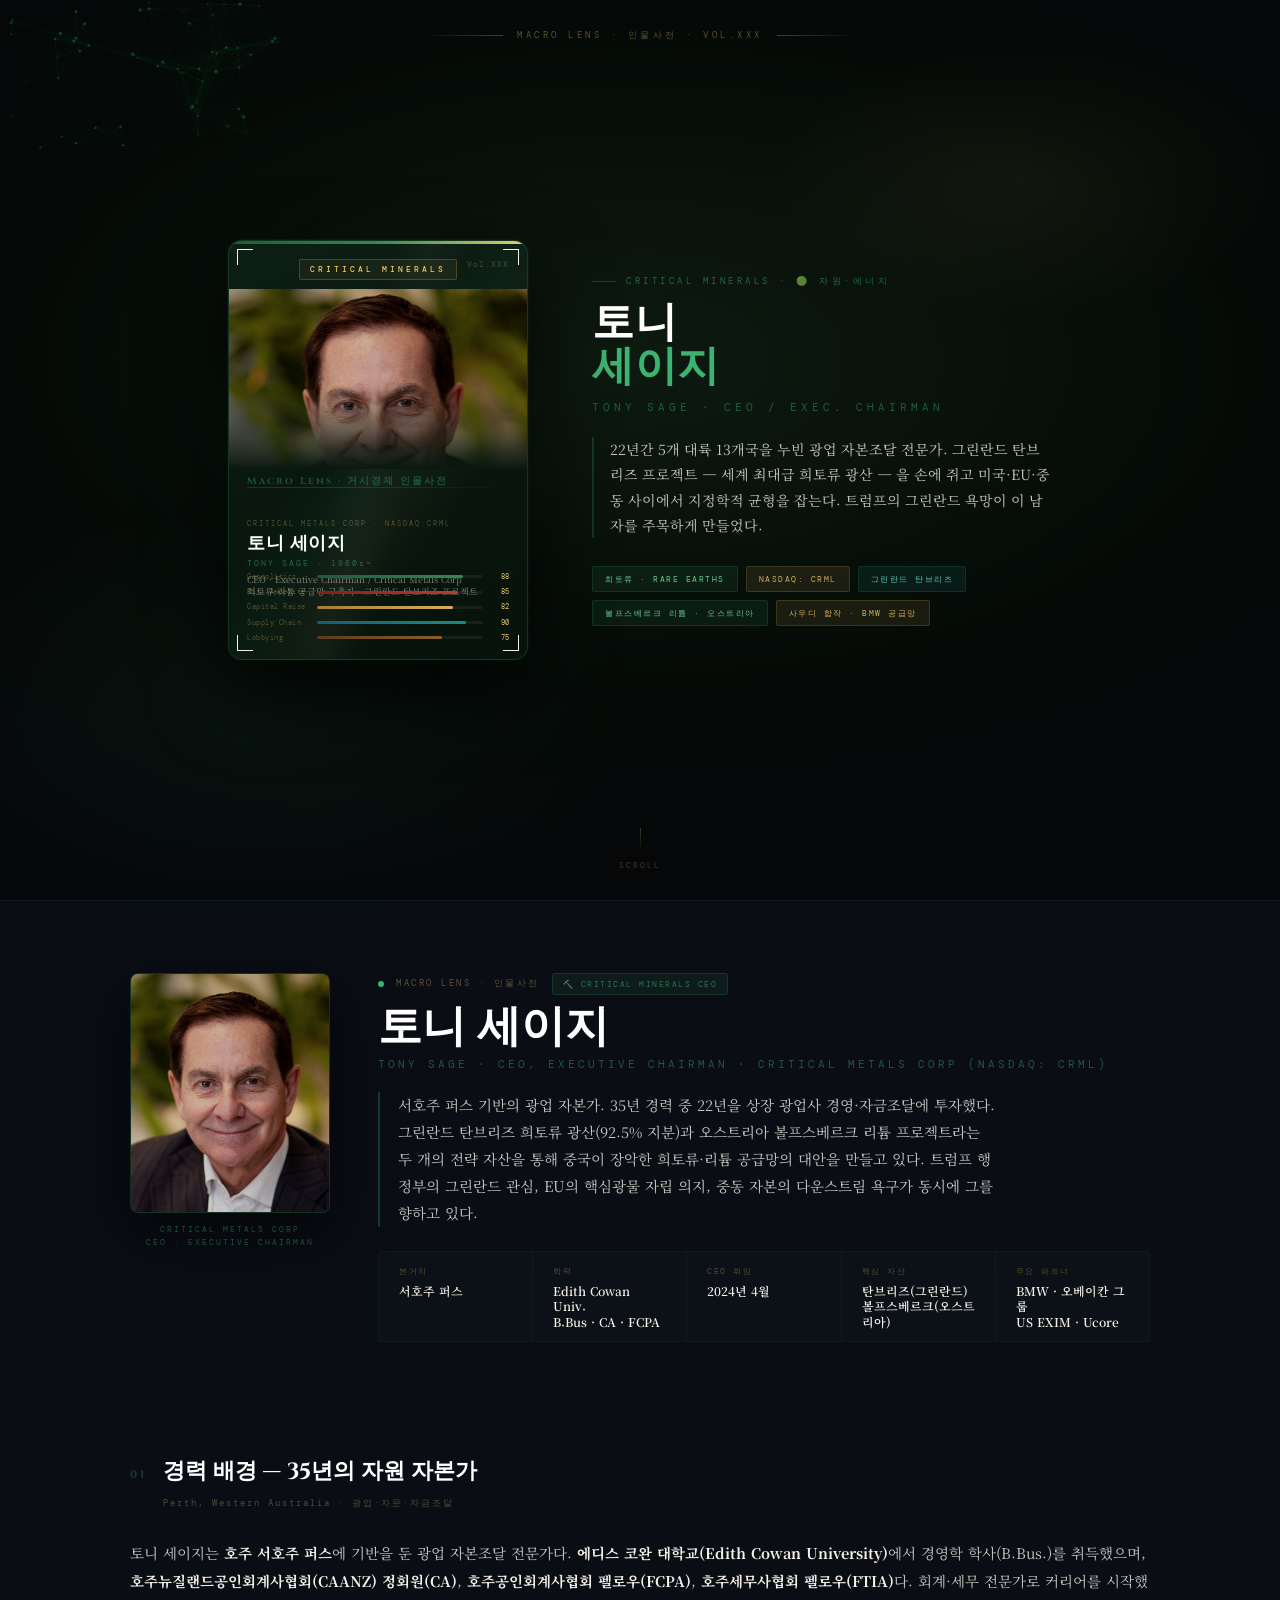
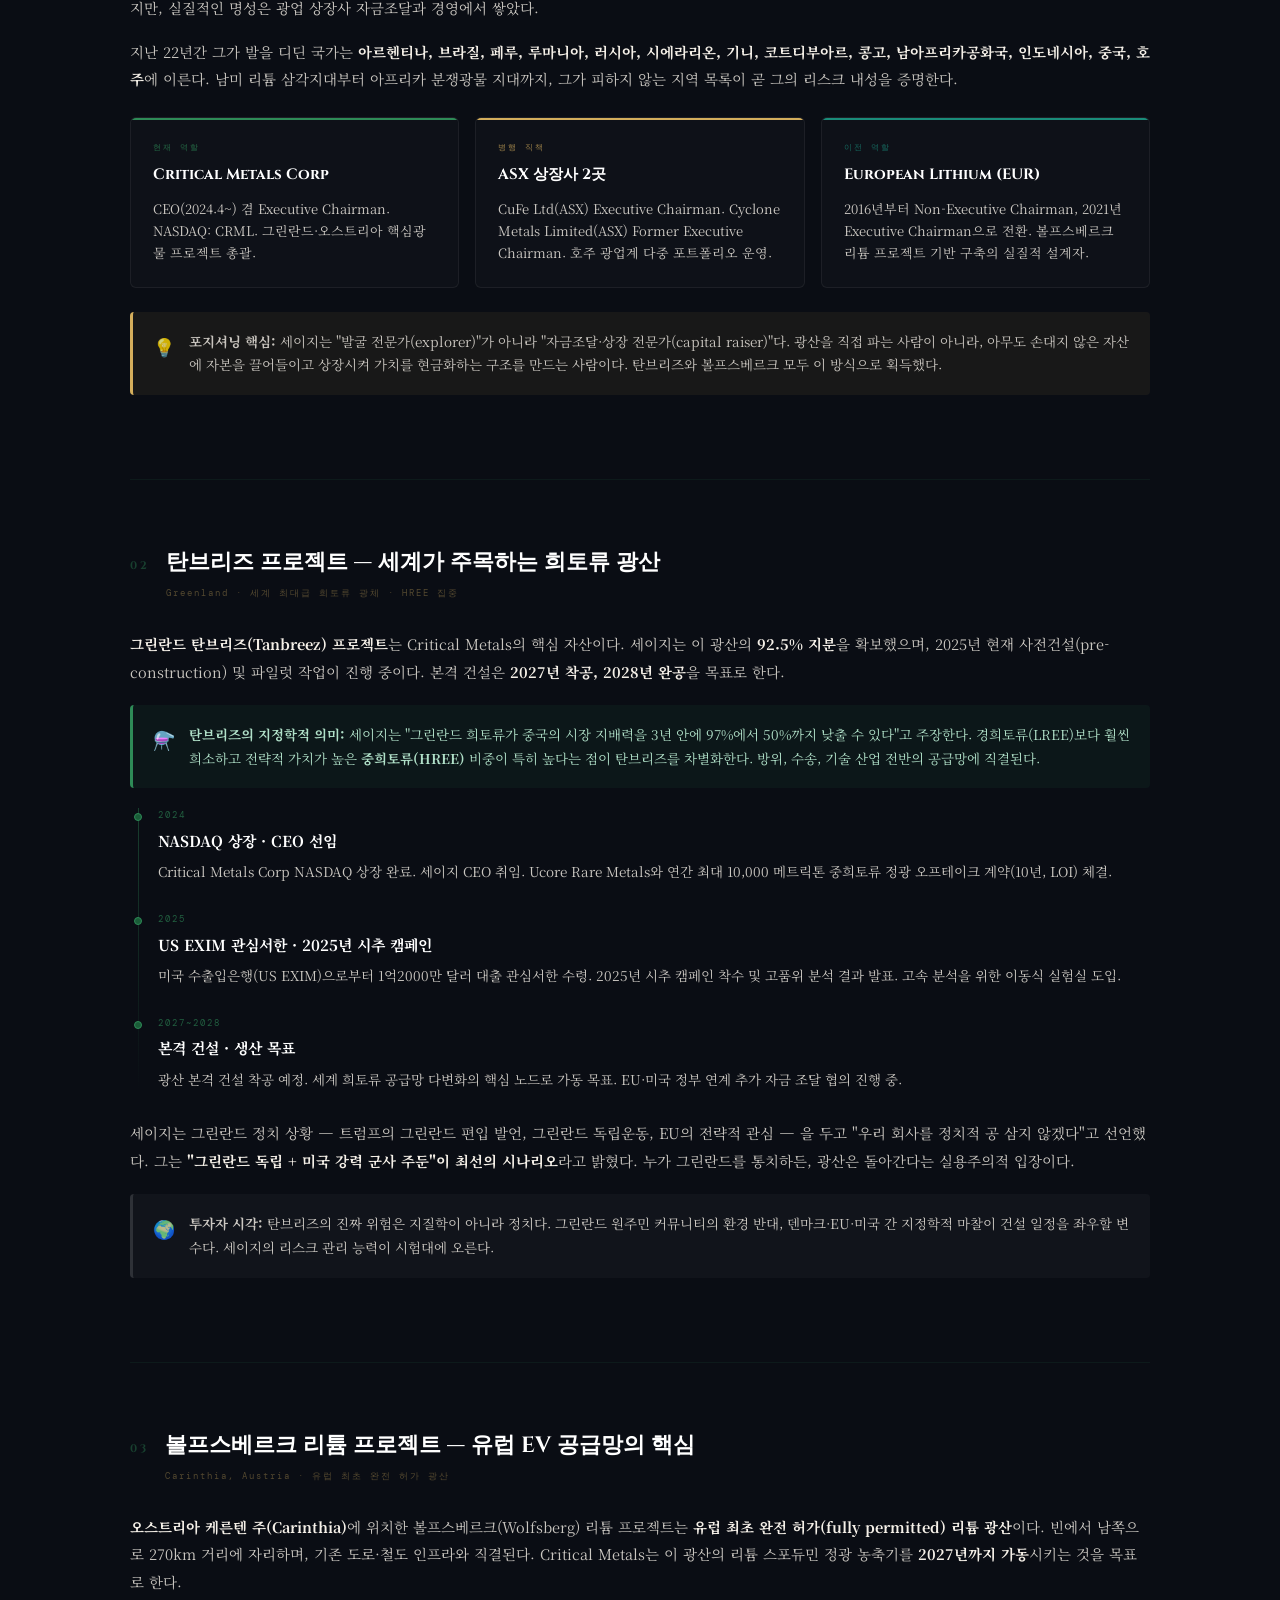
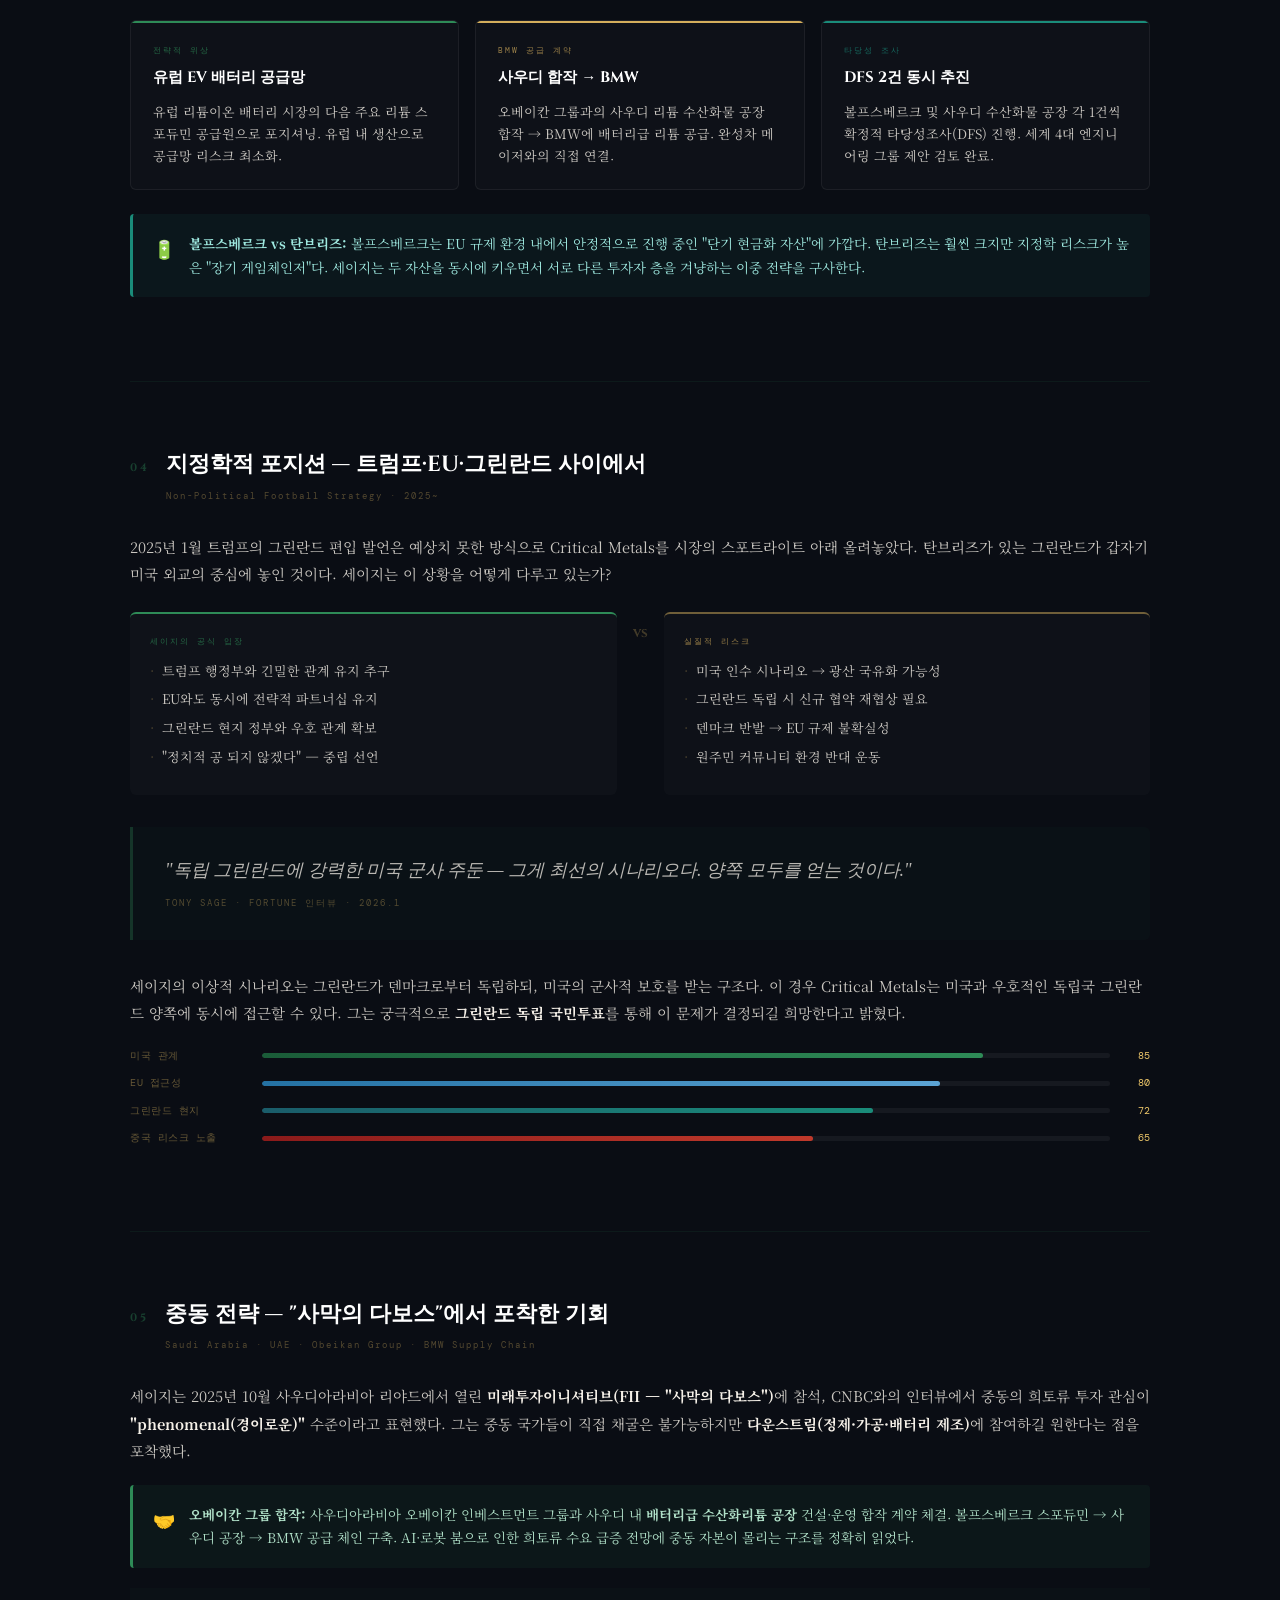
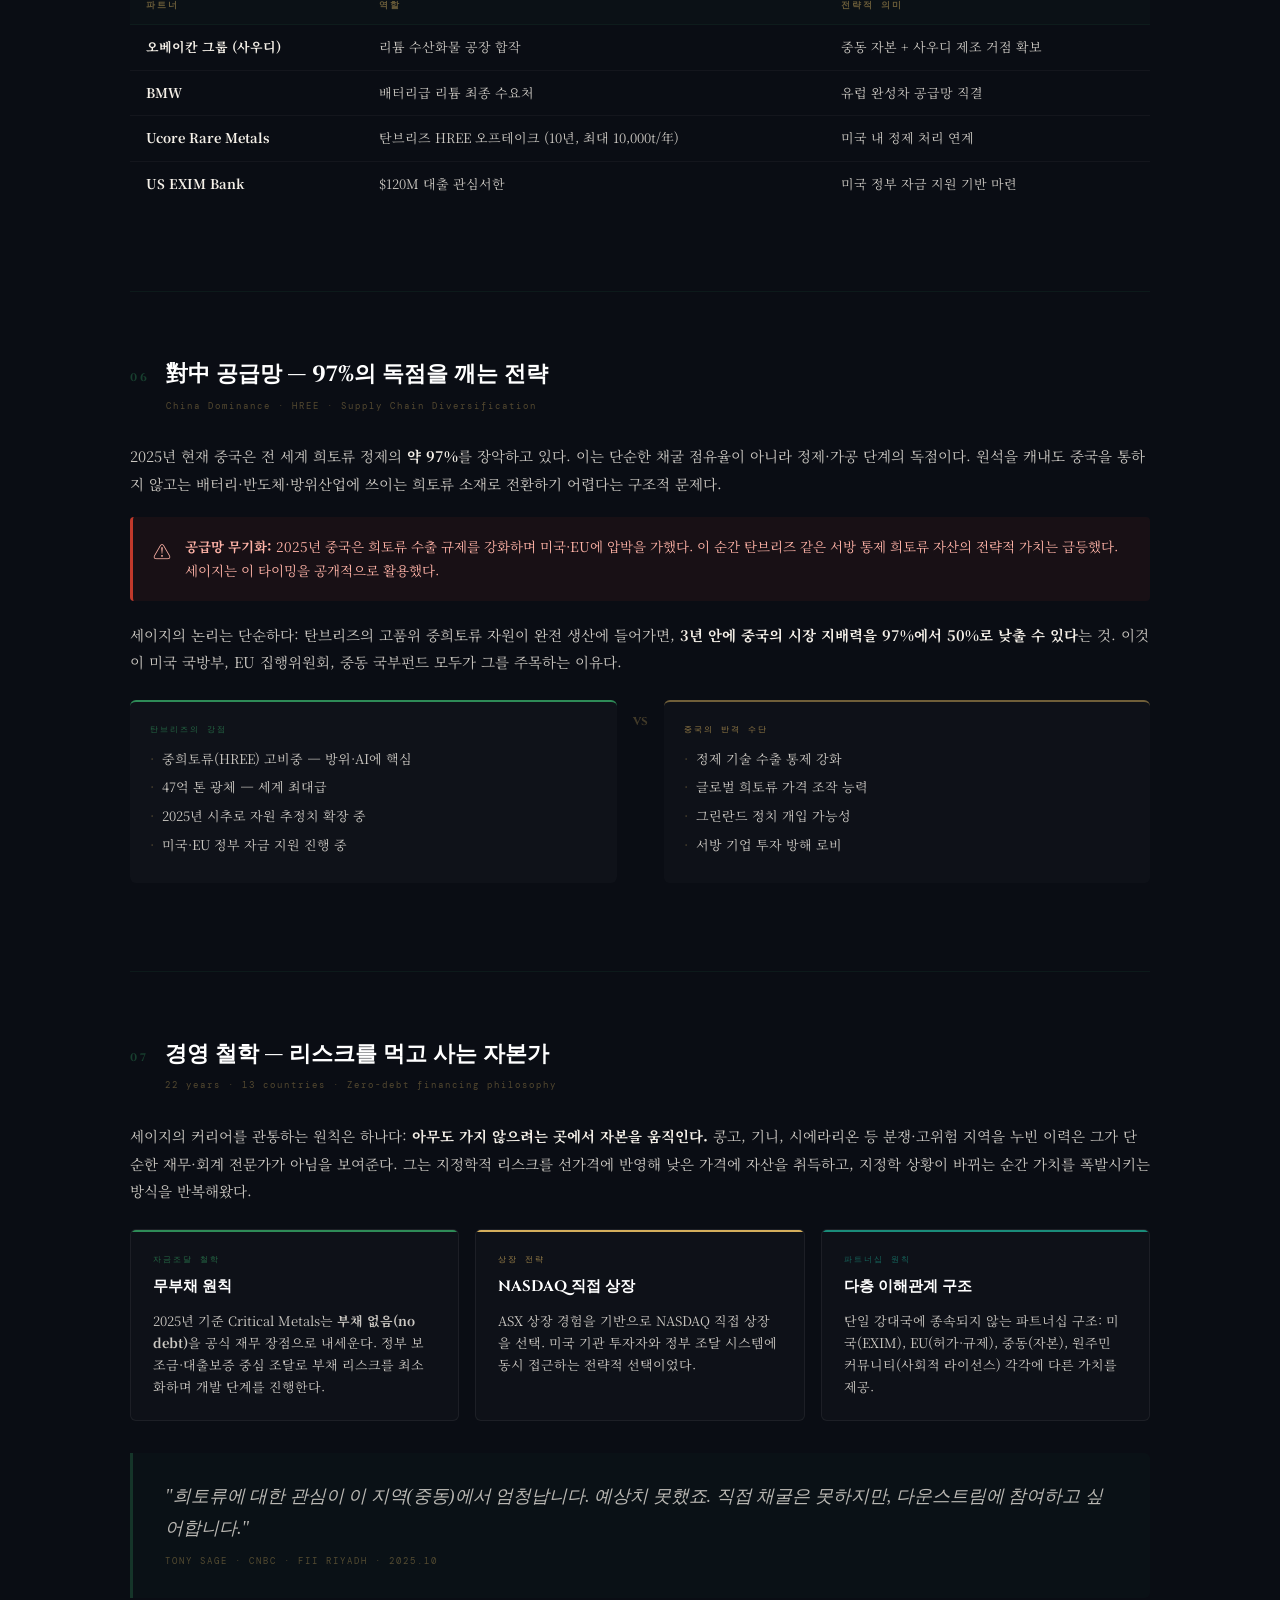
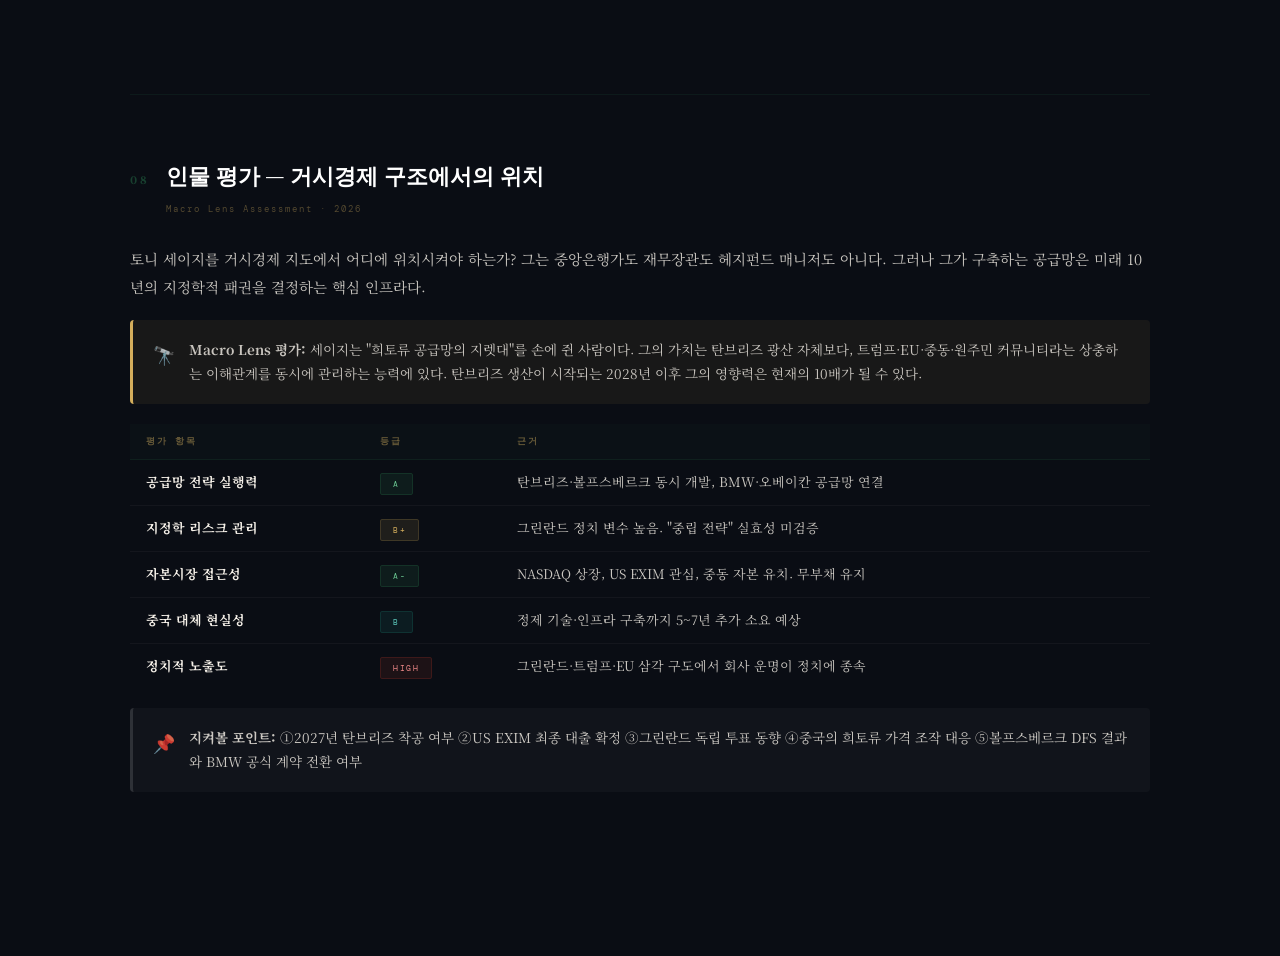
<file: tony_sage_vXXX.html>
<!DOCTYPE html>
<html lang="ko">
<head>
<meta charset="UTF-8">
<meta name="viewport" content="width=device-width,initial-scale=1.0">
<title>Macro Lens · 인물사전 · Vol.XXX · Tony Sage</title>
<link rel="preconnect" href="https://fonts.googleapis.com">
<link href="https://fonts.googleapis.com/css2?family=Cinzel:wght@400;600;700;900&family=DM+Mono:wght@300;400;500&family=Noto+Serif+KR:wght@400;600;700&family=IM+Fell+English:ital@0;1&display=swap" rel="stylesheet">
<style>
:root {
  --gold:   #D4AE5C;
  --goldl:  #F0C96A;
  --goldb:  #FFD968;
  --green:  #2E8B57;
  --greenl: #3CB371;
  --greend: #1A5C38;
  --silver: #A8C0D0;
  --ink:    #05070A;
  --ink2:   #0A0D14;
  --ink3:   #0F1420;
  --line:   rgba(196,163,90,.15);
  --text:   #F5F0E8;
  --textd:  rgba(245,240,232,.82);
  --textm:  rgba(245,240,232,.55);
  --red:    #C0392B;
  --blue:   #2471A3;
  --teal:   #1A8C7A;
}
*,*::before,*::after{box-sizing:border-box;margin:0;padding:0;}
html{scroll-behavior:smooth;}
body{
  background:var(--ink);
  color:var(--text);
  font-family:'Noto Serif KR',serif;
  line-height:1.75;
  overflow-x:hidden;
}

/* ══ HERO ══════════════════════════════════════════════════ */
#hero{
  position:relative;min-height:100vh;
  display:flex;align-items:center;justify-content:center;
  background:radial-gradient(ellipse 80% 60% at 50% 40%, #0D1A10 0%, #050A07 60%, var(--ink) 100%);
  overflow:hidden;
}
#hero::before{
  content:'';position:absolute;inset:0;
  background:
    radial-gradient(ellipse 50% 40% at 20% 80%, rgba(46,139,87,.08) 0%, transparent 60%),
    radial-gradient(ellipse 40% 30% at 80% 20%, rgba(212,174,92,.06) 0%, transparent 50%);
}
canvas#particles{position:absolute;inset:0;pointer-events:none;}

.hero-brand{
  position:absolute;top:28px;left:0;right:0;
  display:flex;align-items:center;justify-content:center;gap:14px;
}
.hb-line{height:1px;width:80px;background:linear-gradient(to right,transparent,rgba(196,163,90,.35));}
.hb-line.r{background:linear-gradient(to left,transparent,rgba(196,163,90,.35));}
.hb-text{font-family:'DM Mono',monospace;font-size:9px;letter-spacing:3.5px;color:rgba(196,163,90,.45);text-transform:uppercase;}

/* 3D card stage */
.card-stage{
  perspective:1200px;
  width:300px;height:420px;
  position:relative;
  margin-right:64px;
}
.card-glow{
  position:absolute;inset:-40px;
  background:radial-gradient(ellipse, rgba(46,139,87,.22) 0%, transparent 70%);
  pointer-events:none;
  animation:glow-pulse 4s ease-in-out infinite;
}
@keyframes glow-pulse{0%,100%{opacity:.6;transform:scale(1);}50%{opacity:1;transform:scale(1.08);}}
.card-3d{
  width:100%;height:100%;
  transform-style:preserve-3d;
  transition:transform .8s cubic-bezier(.22,.82,.32,1);
  cursor:pointer;
  position:relative;
}
.card-3d:hover{transform:rotateY(180deg);}

.card-front,.card-back{
  position:absolute;inset:0;
  backface-visibility:hidden;
  border-radius:14px;
  overflow:hidden;
}

/* ── FRONT ── */
.card-front{
  background:linear-gradient(155deg, #0D1F14 0%, #0A1810 40%, #06120A 100%);
  border:1px solid rgba(46,139,87,.25);
  box-shadow:0 30px 80px rgba(0,0,0,.8), 0 0 0 1px rgba(46,139,87,.1), inset 0 1px 0 rgba(255,255,255,.04);
}
.holo{
  position:absolute;inset:0;
  background:linear-gradient(125deg,transparent 40%,rgba(46,139,87,.06) 50%,rgba(212,174,92,.04) 60%,transparent 70%);
  animation:holo-shift 6s linear infinite;pointer-events:none;
}
@keyframes holo-shift{0%{background-position:0% 50%;}100%{background-position:200% 50%;}}
.shimmer{
  position:absolute;inset:0;
  background:linear-gradient(105deg,transparent 40%,rgba(255,255,255,.03) 50%,transparent 60%);
  animation:shimmer 3s ease-in-out infinite;pointer-events:none;
}
@keyframes shimmer{0%,100%{transform:translateX(-100%);}50%{transform:translateX(100%);}}
.rarity-bar{
  position:absolute;top:0;left:0;right:0;height:3px;
  background:linear-gradient(90deg,var(--greend),var(--green),var(--goldl),var(--green),var(--greend));
  background-size:200%;
  animation:rarity-flow 4s linear infinite;
}
@keyframes rarity-flow{0%{background-position:0%;}100%{background-position:200%;}}
.corner{position:absolute;width:16px;height:16px;border-color:rgba(46,139,87,.5);}
.corner.tl{top:8px;left:8px;border-top:1px solid;border-left:1px solid;}
.corner.tr{top:8px;right:8px;border-top:1px solid;border-right:1px solid;}
.corner.bl{bottom:8px;left:8px;border-bottom:1px solid;border-left:1px solid;}
.corner.br{bottom:8px;right:8px;border-bottom:1px solid;border-right:1px solid;}

.c-badge{
  position:absolute;top:18px;left:50%;transform:translateX(-50%);
  font-family:'DM Mono',monospace;font-size:7.5px;letter-spacing:3px;font-weight:500;
  color:var(--goldl);text-transform:uppercase;
  border:1px solid rgba(212,174,92,.25);border-radius:2px;padding:3px 10px;
  background:rgba(212,174,92,.06);white-space:nowrap;
}
.c-series{
  position:absolute;top:16px;right:18px;
  font-family:'DM Mono',monospace;font-size:8px;color:rgba(196,163,90,.35);letter-spacing:1px;
}
.c-portrait{
  position:absolute;top:48px;left:0;right:0;height:180px;
  overflow:hidden;
}
.p-grid{
  position:absolute;inset:0;
  background:repeating-linear-gradient(0deg,transparent,transparent 19px,rgba(46,139,87,.04) 19px,rgba(46,139,87,.04) 20px),
             repeating-linear-gradient(90deg,transparent,transparent 19px,rgba(46,139,87,.04) 19px,rgba(46,139,87,.04) 20px);
}
.p-glow{
  position:absolute;bottom:0;left:0;right:0;height:80px;
  background:linear-gradient(to top,#0A1810,transparent);z-index:2;
}
.p-photo-wrap{
  position:absolute;inset:0;display:flex;align-items:center;justify-content:center;overflow:hidden;
}
.p-photo-wrap img{width:100%;height:100%;object-fit:cover;object-position:center 10%;
  filter:grayscale(20%) contrast(1.08) brightness(.78);}
.p-art{
  font-size:72px;line-height:1;
  filter:drop-shadow(0 0 20px rgba(46,139,87,.4));
  animation:art-float 4s ease-in-out infinite;
}
@keyframes art-float{0%,100%{transform:translateY(0);}50%{transform:translateY(-8px);}}

.c-num{
  position:absolute;top:232px;left:18px;
  font-family:'Cinzel',serif;font-size:10px;font-weight:700;
  color:rgba(46,139,87,.5);letter-spacing:2px;
}
.c-divider{position:absolute;top:246px;left:18px;right:18px;height:1px;background:linear-gradient(to right,rgba(46,139,87,.3),rgba(212,174,92,.15),transparent);}
.c-info{
  position:absolute;bottom:60px;left:18px;right:18px;
}
.c-vol{font-family:'DM Mono',monospace;font-size:7px;letter-spacing:2px;color:rgba(196,163,90,.4);text-transform:uppercase;margin-bottom:4px;}
.c-name{font-family:'Cinzel',serif;font-size:18px;font-weight:900;color:#FFF;letter-spacing:.5px;line-height:1.1;margin-bottom:2px;}
.c-name-en{font-family:'DM Mono',monospace;font-size:8px;color:rgba(46,139,87,.7);letter-spacing:2px;}
.c-role{font-size:9px;color:rgba(245,240,232,.5);margin-top:4px;line-height:1.4;}

/* stats */
.c-stats{position:absolute;bottom:12px;left:18px;right:18px;}
.stat-row{display:flex;align-items:center;gap:6px;margin-bottom:3px;}
.stat-lbl{font-family:'DM Mono',monospace;font-size:7px;color:rgba(196,163,90,.4);width:64px;flex-shrink:0;letter-spacing:.5px;}
.stat-track{flex:1;height:3px;background:rgba(255,255,255,.06);border-radius:2px;overflow:hidden;}
.stat-fill{height:100%;border-radius:2px;background:linear-gradient(90deg,var(--greend),var(--greenl));}
.sf-geo{background:linear-gradient(90deg,#1A5C38,#2E8B57);}
.sf-risk{background:linear-gradient(90deg,#8B1A1A,#C0392B);}
.sf-capital{background:linear-gradient(90deg,#A87D34,var(--gold));}
.sf-geo2{background:linear-gradient(90deg,#1A5C6A,#1A8C7A);}
.sf-lobby{background:linear-gradient(90deg,#5C3A1A,#8B5E2A);}
.stat-num{font-family:'DM Mono',monospace;font-size:7px;color:var(--goldl);width:20px;text-align:right;}

/* ── BACK ── */
.card-back{
  transform:rotateY(180deg);
  background:linear-gradient(155deg,#0A1810 0%,#060D08 100%);
  border:1px solid rgba(46,139,87,.2);
  display:flex;flex-direction:column;align-items:center;justify-content:center;
  padding:24px;gap:16px;
}
.cb-logo{font-family:'Cinzel',serif;font-size:22px;font-weight:900;color:var(--goldl);letter-spacing:3px;}
.cb-sub{font-family:'DM Mono',monospace;font-size:8px;letter-spacing:3px;color:rgba(196,163,90,.4);text-transform:uppercase;}
.cb-divider{width:60px;height:1px;background:linear-gradient(to right,transparent,rgba(196,163,90,.3),transparent);}
.cb-quote{
  font-family:'IM Fell English',serif;font-style:italic;font-size:11.5px;
  color:rgba(245,240,232,.6);text-align:center;line-height:1.7;max-width:220px;
}
.cb-qmark{font-size:24px;color:rgba(46,139,87,.3);font-family:'Cinzel',serif;}
.cb-meta{text-align:center;}
.cb-vol{font-family:'DM Mono',monospace;font-size:9px;color:rgba(46,139,87,.6);letter-spacing:2px;}
.cb-name{font-family:'Cinzel',serif;font-size:14px;font-weight:700;color:rgba(245,240,232,.7);margin-top:4px;}
.cb-qr{
  width:52px;height:52px;border:1px solid rgba(46,139,87,.25);border-radius:4px;
  display:flex;align-items:center;justify-content:center;
  font-size:28px;background:rgba(46,139,87,.05);
}

/* ── HERO TEXT ── */
.hero-text{max-width:460px;}
.ht-eyebrow{
  font-family:'DM Mono',monospace;font-size:9px;letter-spacing:3.5px;
  color:rgba(46,139,87,.7);text-transform:uppercase;margin-bottom:12px;
  display:flex;align-items:center;gap:10px;
}
.ht-eyebrow::before{content:'';width:24px;height:1px;background:rgba(46,139,87,.4);}
.ht-title{
  font-family:'Cinzel',serif;font-size:42px;font-weight:900;
  color:#FFF;line-height:1.05;letter-spacing:.5px;margin-bottom:8px;
}
.ht-title em{color:var(--greenl);font-style:normal;}
.ht-en{
  font-family:'DM Mono',monospace;font-size:11px;letter-spacing:4px;
  color:rgba(46,139,87,.6);text-transform:uppercase;margin-bottom:20px;
}
.ht-desc{
  font-size:14px;color:var(--textd);line-height:1.8;margin-bottom:28px;
  border-left:2px solid rgba(46,139,87,.3);padding-left:16px;
}
.ht-tags{display:flex;flex-wrap:wrap;gap:8px;}
.tag{
  font-family:'DM Mono',monospace;font-size:8px;letter-spacing:1.5px;
  padding:5px 12px;border-radius:2px;text-transform:uppercase;
}
.tag-green{background:rgba(46,139,87,.12);color:#6BC892;border:1px solid rgba(46,139,87,.2);}
.tag-gold{background:rgba(212,174,92,.1);color:#D4AE5C;border:1px solid rgba(212,174,92,.18);}
.tag-red{background:rgba(192,57,43,.1);color:#E88;border:1px solid rgba(192,57,43,.2);}
.tag-teal{background:rgba(26,140,122,.12);color:#5BC8BB;border:1px solid rgba(26,140,122,.2);}

.scroll-hint{
  position:absolute;bottom:28px;left:50%;transform:translateX(-50%);
  display:flex;flex-direction:column;align-items:center;gap:6px;
  font-family:'DM Mono',monospace;font-size:8px;letter-spacing:2px;
  color:rgba(196,163,90,.3);text-transform:uppercase;
  animation:scroll-fade 2s ease-in-out infinite;
}
@keyframes scroll-fade{0%,100%{opacity:.3;}50%{opacity:.7;}}
.scroll-arrow{width:1px;height:24px;background:linear-gradient(to bottom,rgba(196,163,90,.3),transparent);}

@media(max-width:860px){
  #hero{flex-direction:column;gap:48px;padding:90px 24px 60px;}
  .card-stage{margin-right:0;}
  .ht-title{font-size:32px;}
}

/* ══ PROFILE ════════════════════════════════════════════════ */
#profile{
  background:var(--ink2);
  border-top:1px solid rgba(46,139,87,.12);
}
.profile-header{
  max-width:1100px;margin:0 auto;
  padding:72px 40px 0;
}
.ph-inner{display:flex;gap:48px;align-items:flex-start;}
.ph-portrait{flex-shrink:0;width:200px;}
.portrait-box{
  width:200px;height:240px;border-radius:8px;overflow:hidden;
  border:1px solid rgba(46,139,87,.2);
  background:linear-gradient(145deg,#0D1F14,#0A1810);
  display:flex;align-items:center;justify-content:center;
  font-size:72px;
  box-shadow:0 20px 60px rgba(0,0,0,.6);
}
.portrait-lbl{
  margin-top:10px;
  font-family:'DM Mono',monospace;font-size:8px;letter-spacing:2px;
  color:rgba(46,139,87,.55);text-align:center;text-transform:uppercase;line-height:1.6;
}
.ph-content{flex:1;}
.brand-row{display:flex;align-items:center;gap:12px;margin-bottom:10px;}
.brand-dot{width:6px;height:6px;border-radius:50%;background:var(--greenl);}
.brand-nm{font-family:'DM Mono',monospace;font-size:9px;letter-spacing:2.5px;color:rgba(196,163,90,.45);text-transform:uppercase;}
.series-badge{
  font-family:'DM Mono',monospace;font-size:8px;letter-spacing:1.5px;
  background:rgba(46,139,87,.12);border:1px solid rgba(46,139,87,.22);
  color:rgba(46,139,87,.8);padding:3px 10px;border-radius:2px;text-transform:uppercase;
}
.ph-title{
  font-family:'Cinzel',serif;font-size:44px;font-weight:900;
  color:#FFF;line-height:1.05;margin-bottom:4px;
}
.name-en{
  display:block;
  font-family:'DM Mono',monospace;font-size:11px;letter-spacing:3px;
  color:rgba(46,139,87,.6);text-transform:uppercase;margin-bottom:18px;
}
.ph-sub{
  font-size:14.5px;color:var(--textd);line-height:1.85;
  border-left:2px solid rgba(46,139,87,.35);padding-left:18px;
  margin-bottom:24px;max-width:620px;
}
.keystats{display:flex;flex-wrap:wrap;gap:0;border:1px solid rgba(46,139,87,.12);border-radius:4px;overflow:hidden;}
.ks{
  padding:12px 20px;border-right:1px solid rgba(46,139,87,.1);
  background:rgba(46,139,87,.03);flex:1;min-width:100px;
}
.ks:last-child{border-right:none;}
.ks-lbl{font-family:'DM Mono',monospace;font-size:8px;letter-spacing:1.5px;color:rgba(196,163,90,.4);text-transform:uppercase;margin-bottom:5px;}
.ks-val{font-size:12px;color:var(--text);font-weight:600;line-height:1.3;}

/* ── NAV ── */
.profile-nav{
  position:sticky;top:0;z-index:100;
  background:rgba(10,13,20,.94);
  backdrop-filter:blur(16px);
  border-bottom:1px solid rgba(46,139,87,.1);
}
.nav-inner{
  max-width:1100px;margin:0 auto;padding:0 40px;
  display:flex;gap:0;overflow-x:auto;
}
.nav-tab{
  font-family:'DM Mono',monospace;font-size:9px;letter-spacing:2px;
  color:rgba(196,163,90,.4);text-transform:uppercase;text-decoration:none;
  padding:14px 20px;border-bottom:2px solid transparent;
  transition:.18s;white-space:nowrap;
}
.nav-tab:hover{color:rgba(196,163,90,.75);}
.nav-tab.active,.nav-tab:target{color:var(--goldl);border-bottom-color:var(--goldl);}

/* ── SECTIONS ── */
.profile-main{max-width:1100px;margin:0 auto;padding:0 40px 80px;}
.section{padding:64px 0;}
.fi{opacity:0;transform:translateY(20px);transition:opacity .6s,transform .6s;}
.fi.visible{opacity:1;transform:none;}
.section-header{display:flex;align-items:baseline;gap:16px;margin-bottom:28px;}
.sec-num{
  font-family:'Cinzel',serif;font-size:11px;font-weight:700;
  color:rgba(46,139,87,.4);letter-spacing:3px;flex-shrink:0;
}
.sec-title{
  font-family:'Cinzel',serif;font-size:22px;font-weight:700;color:#FFF;
}
.sec-title small{display:block;font-family:'DM Mono',monospace;font-size:9px;letter-spacing:2px;color:rgba(196,163,90,.4);margin-top:4px;font-weight:400;}
.prose{
  font-size:14.5px;color:var(--textd);line-height:1.9;margin-bottom:16px;
}
.prose strong{color:var(--text);}
.divider{border:none;border-top:1px solid rgba(46,139,87,.1);margin:0;}

/* alerts */
.alert{
  border-radius:4px;padding:18px 20px;margin:20px 0;
  display:flex;gap:14px;align-items:flex-start;
  font-size:13.5px;line-height:1.75;
}
.alert-icon{font-size:18px;flex-shrink:0;margin-top:1px;}
.alert.gold{background:rgba(212,174,92,.07);border-left:3px solid var(--gold);color:rgba(245,240,232,.8);}
.alert.green{background:rgba(46,139,87,.08);border-left:3px solid var(--green);color:#B0E0C8;}
.alert.dark{background:rgba(255,255,255,.03);border-left:3px solid rgba(255,255,255,.12);color:var(--textd);}
.alert.red{background:rgba(192,57,43,.08);border-left:3px solid var(--red);color:#FFB3A7;}
.alert.teal{background:rgba(26,140,122,.08);border-left:3px solid var(--teal);color:#9EE8DF;}

/* card grid */
.card-grid{display:grid;grid-template-columns:repeat(auto-fit,minmax(240px,1fr));gap:16px;margin:24px 0;}
.info-card{
  border-radius:6px;padding:22px;position:relative;overflow:hidden;
  background:rgba(255,255,255,.02);border:1px solid rgba(255,255,255,.06);
}
.info-card::before{content:'';position:absolute;top:0;left:0;right:0;height:2px;}
.info-card.green::before{background:var(--green);}
.info-card.gold::before{background:var(--gold);}
.info-card.teal::before{background:var(--teal);}
.info-card.red::before{background:var(--red);}
.ic-label{font-family:'DM Mono',monospace;font-size:8px;letter-spacing:2px;text-transform:uppercase;margin-bottom:8px;}
.info-card.green .ic-label{color:rgba(46,139,87,.7);}
.info-card.gold .ic-label{color:rgba(212,174,92,.7);}
.info-card.teal .ic-label{color:rgba(26,140,122,.7);}
.info-card.red .ic-label{color:rgba(192,57,43,.7);}
.ic-title{font-family:'Cinzel',serif;font-size:15px;font-weight:700;color:#FFF;margin-bottom:10px;}
.ic-body{font-size:13px;color:var(--textd);line-height:1.7;}

/* timeline */
.timeline{position:relative;padding-left:28px;margin:20px 0;}
.timeline::before{content:'';position:absolute;top:0;bottom:0;left:8px;width:1px;background:linear-gradient(to bottom,rgba(46,139,87,.4),transparent);}
.tl-item{position:relative;margin-bottom:28px;}
.tl-item::before{content:'';position:absolute;left:-24px;top:5px;width:8px;height:8px;border-radius:50%;background:var(--greend);border:1px solid var(--green);}
.tl-year{font-family:'DM Mono',monospace;font-size:9px;letter-spacing:2px;color:rgba(46,139,87,.65);margin-bottom:4px;}
.tl-title{font-size:15px;font-weight:700;color:#FFF;margin-bottom:6px;}
.tl-body{font-size:13.5px;color:var(--textd);line-height:1.75;}

/* vs card */
.vs-wrap{display:grid;grid-template-columns:1fr auto 1fr;gap:16px;align-items:start;margin:24px 0;}
.vs-card{border-radius:6px;padding:20px;background:rgba(255,255,255,.02);}
.vs-card.left{border-top:2px solid var(--green);}
.vs-card.right{border-top:2px solid rgba(212,174,92,.5);}
.vs-label{font-family:'DM Mono',monospace;font-size:8px;letter-spacing:2px;text-transform:uppercase;margin-bottom:12px;}
.vs-card.left .vs-label{color:rgba(46,139,87,.7);}
.vs-card.right .vs-label{color:rgba(212,174,92,.7);}
.vs-item{font-size:13px;color:var(--textd);line-height:1.75;margin-bottom:6px;padding-left:12px;position:relative;}
.vs-item::before{content:'·';position:absolute;left:0;color:rgba(196,163,90,.4);}
.vs-sep{display:flex;flex-direction:column;align-items:center;justify-content:center;gap:6px;padding:10px 0;}
.vs-vs{font-family:'Cinzel',serif;font-size:13px;font-weight:700;color:rgba(196,163,90,.3);}

/* quote */
.pull-quote{
  margin:32px 0;padding:28px 32px;
  background:rgba(46,139,87,.04);
  border-left:3px solid rgba(46,139,87,.3);
  border-radius:0 6px 6px 0;
}
.pq-text{
  font-family:'IM Fell English',serif;font-style:italic;
  font-size:18px;color:rgba(245,240,232,.75);line-height:1.75;margin-bottom:10px;
}
.pq-source{font-family:'DM Mono',monospace;font-size:9px;letter-spacing:2px;color:rgba(196,163,90,.4);text-transform:uppercase;}

/* stat bars (profile) */
.profile-stats{display:grid;gap:10px;margin:20px 0;}
.ps-row{display:flex;align-items:center;gap:12px;}
.ps-lbl{font-family:'DM Mono',monospace;font-size:10px;color:rgba(196,163,90,.5);width:120px;flex-shrink:0;letter-spacing:.5px;}
.ps-track{flex:1;height:5px;background:rgba(255,255,255,.05);border-radius:3px;overflow:hidden;}
.ps-fill{height:100%;border-radius:3px;}
.ps-num{font-family:'DM Mono',monospace;font-size:10px;color:var(--goldl);width:28px;text-align:right;}

/* data table */
.data-table{width:100%;border-collapse:collapse;margin:20px 0;}
.data-table th{
  font-family:'DM Mono',monospace;font-size:9px;letter-spacing:2px;
  color:rgba(196,163,90,.5);text-transform:uppercase;text-align:left;
  padding:10px 16px;border-bottom:1px solid rgba(46,139,87,.12);background:rgba(46,139,87,.03);
}
.data-table td{
  font-size:13px;color:var(--textd);padding:12px 16px;
  border-bottom:1px solid rgba(255,255,255,.04);line-height:1.6;
}
.data-table tr:last-child td{border-bottom:none;}
.data-table td strong{color:var(--text);}

/* tags inline */
.tag-blue{background:rgba(36,113,163,.15);color:#7EC8F0;border:1px solid rgba(36,113,163,.2);}

@media(max-width:700px){
  .ph-inner{flex-direction:column;}
  .ph-portrait{width:100%;}
  .ph-title{font-size:32px;}
  .profile-header,.profile-main,.nav-inner{padding-left:20px;padding-right:20px;}
  .vs-wrap{grid-template-columns:1fr;}
  .vs-sep{display:none;}
  .card-stage{display:none;}
  #hero{padding:100px 20px 60px;justify-content:flex-start;}
}
</style>
</head>
<body>

<!-- ═══════════════════════════════════════════
     HERO
═══════════════════════════════════════════ -->
<section id="hero">
<canvas id="particles"></canvas>

<div class="hero-brand">
  <div class="hb-line"></div>
  <div class="hb-text">Macro Lens · 인물사전 · Vol.XXX</div>
  <div class="hb-line r"></div>
</div>

<!-- 3D 카드 -->
<div class="card-stage" id="cardStage">
  <div class="card-glow"></div>
  <div class="card-3d" id="card3d">

    <!-- 앞면 -->
    <div class="card-front">
      <div class="holo"></div>
      <div class="shimmer"></div>
      <div class="rarity-bar"></div>
      <div class="corner tl"></div>
      <div class="corner tr"></div>
      <div class="corner bl"></div>
      <div class="corner br"></div>

      <div class="c-badge">CRITICAL MINERALS</div>
      <div class="c-series">Vol.XXX</div>

      <div class="c-portrait">
        <div class="p-grid"></div>
        <div class="p-glow"></div>
        <div class="p-photo-wrap">
          <img src="[data-uri]" style="width:100%;height:100%;object-fit:cover;object-position:center 15%;filter:grayscale(15%) contrast(1.06) brightness(.8);display:block;" alt="Tony Sage"/>
        </div>
      </div>

      <div class="c-num">Macro Lens · 거시경제 인물사전</div>
      <div class="c-divider"></div>

      <div class="c-info">
        <div class="c-vol">Critical Metals Corp · NASDAQ:CRML</div>
        <div class="c-name">토니 세이지</div>
        <div class="c-name-en">TONY SAGE · 1960s~</div>
        <div class="c-role">CEO · Executive Chairman / Critical Metals Corp<br>희토류·리튬 공급망 구축자 · 그린란드 탄브리즈 프로젝트</div>
      </div>

      <div class="c-stats">
        <div class="stat-row">
          <div class="stat-lbl">Geopolitics</div>
          <div class="stat-track"><div class="stat-fill sf-geo" style="width:88%"></div></div>
          <div class="stat-num">88</div>
        </div>
        <div class="stat-row">
          <div class="stat-lbl">Risk Appetite</div>
          <div class="stat-track"><div class="stat-fill sf-risk" style="width:85%"></div></div>
          <div class="stat-num">85</div>
        </div>
        <div class="stat-row">
          <div class="stat-lbl">Capital Raise</div>
          <div class="stat-track"><div class="stat-fill sf-capital" style="width:82%"></div></div>
          <div class="stat-num">82</div>
        </div>
        <div class="stat-row">
          <div class="stat-lbl">Supply Chain</div>
          <div class="stat-track"><div class="stat-fill sf-geo2" style="width:90%"></div></div>
          <div class="stat-num">90</div>
        </div>
        <div class="stat-row">
          <div class="stat-lbl">Lobbying</div>
          <div class="stat-track"><div class="stat-fill sf-lobby" style="width:75%"></div></div>
          <div class="stat-num">75</div>
        </div>
      </div>
    </div>

    <!-- 뒷면 -->
    <div class="card-back">
      <div class="cb-logo">MACRO LENS</div>
      <div class="cb-sub">권력의 얼굴들 · Vol.XXX</div>
      <div class="cb-divider"></div>
      <div class="cb-qmark">"</div>
      <div class="cb-quote">그린란드 희토류가 중국의 시장 지배력을 3년 안에 97%에서 50%로 낮출 수 있다.</div>
      <div class="cb-divider"></div>
      <div class="cb-meta">
        <div class="cb-vol">CRML · NASDAQ · 2024~</div>
        <div class="cb-name">Tony Sage</div>
      </div>
      <div class="cb-qr">⛏️</div>
    </div>
  </div>
</div>

<!-- 텍스트 영역 -->
<div class="hero-text">
  <div class="ht-eyebrow">Critical Minerals · 🟢 자원·에너지</div>
  <h1 class="ht-title">토니<br><em>세이지</em></h1>
  <div class="ht-en">TONY SAGE · CEO / EXEC. CHAIRMAN</div>
  <p class="ht-desc">
    22년간 5개 대륙 13개국을 누빈 광업 자본조달 전문가.
    그린란드 탄브리즈 프로젝트 — 세계 최대급 희토류 광산 —
    을 손에 쥐고 미국·EU·중동 사이에서 지정학적 균형을 잡는다.
    트럼프의 그린란드 욕망이 이 남자를 주목하게 만들었다.
  </p>
  <div class="ht-tags">
    <span class="tag tag-green">희토류 · Rare Earths</span>
    <span class="tag tag-gold">NASDAQ: CRML</span>
    <span class="tag tag-teal">그린란드 탄브리즈</span>
    <span class="tag tag-green">볼프스베르크 리튬 · 오스트리아</span>
    <span class="tag tag-gold">사우디 합작 · BMW 공급망</span>
  </div>
</div>

<div class="scroll-hint">
  <div class="scroll-arrow"></div>
  SCROLL
</div>
</section>

<!-- ═══════════════════════════════════════════
     PROFILE
═══════════════════════════════════════════ -->
<div id="profile">

<header class="profile-header">
  <div class="ph-inner">
    <div class="ph-portrait">
      <div class="portrait-box" style="padding:0;overflow:hidden;"><img src="[data-uri]" style="width:100%;height:100%;object-fit:cover;object-position:center 15%;filter:grayscale(15%) contrast(1.06) brightness(.8);display:block;" alt="Tony Sage"/></div>
      <div class="portrait-lbl">Critical Metals Corp<br>CEO · Executive Chairman</div>
    </div>
    <div class="ph-content">
      <div class="brand-row">
        <div class="brand-dot"></div>
        <span class="brand-nm">Macro Lens · 인물사전</span>
        <span class="series-badge">⛏️ Critical Minerals CEO</span>
      </div>
      <h1 class="ph-title">토니 세이지</h1>
      <span class="name-en">TONY SAGE · CEO, Executive Chairman · Critical Metals Corp (NASDAQ: CRML)</span>
      <p class="ph-sub">
        서호주 퍼스 기반의 광업 자본가. 35년 경력 중 22년을 상장 광업사 경영·자금조달에 투자했다.
        그린란드 탄브리즈 희토류 광산(92.5% 지분)과 오스트리아 볼프스베르크 리튬 프로젝트라는
        두 개의 전략 자산을 통해 중국이 장악한 희토류·리튬 공급망의 대안을 만들고 있다.
        트럼프 행정부의 그린란드 관심, EU의 핵심광물 자립 의지, 중동 자본의 다운스트림 욕구가
        동시에 그를 향하고 있다.
      </p>
      <div class="keystats">
        <div class="ks"><div class="ks-lbl">본거지</div><div class="ks-val">서호주 퍼스</div></div>
        <div class="ks"><div class="ks-lbl">학력</div><div class="ks-val">Edith Cowan Univ.<br>B.Bus · CA · FCPA</div></div>
        <div class="ks"><div class="ks-lbl">CEO 취임</div><div class="ks-val">2024년 4월</div></div>
        <div class="ks"><div class="ks-lbl">핵심 자산</div><div class="ks-val">탄브리즈(그린란드)<br>볼프스베르크(오스트리아)</div></div>
        <div class="ks"><div class="ks-lbl">주요 파트너</div><div class="ks-val">BMW · 오베이칸 그룹<br>US EXIM · Ucore</div></div>
      </div>
    </div>
  </div>
</header>

<nav class="profile-nav">
  <div class="nav-inner">
    <a class="nav-tab active" href="#background">경력 배경</a>
    <a class="nav-tab" href="#tanbreez">탄브리즈 프로젝트</a>
    <a class="nav-tab" href="#wolfsberg">볼프스베르크 리튬</a>
    <a class="nav-tab" href="#geopolitics">지정학적 포지션</a>
    <a class="nav-tab" href="#middleeast">중동·사우디 전략</a>
    <a class="nav-tab" href="#china">對中 공급망</a>
    <a class="nav-tab" href="#philosophy">경영 철학</a>
    <a class="nav-tab" href="#assessment">인물 평가</a>
  </div>
</nav>

<div class="profile-main">

<!-- 01 경력 배경 -->
<div class="section fi" id="background">
  <div class="section-header">
    <div class="sec-num">01</div>
    <div class="sec-title">경력 배경 — 35년의 자원 자본가<small>Perth, Western Australia · 광업·자문·자금조달</small></div>
  </div>
  <p class="prose">토니 세이지는 <strong>호주 서호주 퍼스</strong>에 기반을 둔 광업 자본조달 전문가다. <strong>에디스 코완 대학교(Edith Cowan University)</strong>에서 경영학 학사(B.Bus.)를 취득했으며, <strong>호주뉴질랜드공인회계사협회(CAANZ) 정회원(CA)</strong>, <strong>호주공인회계사협회 펠로우(FCPA)</strong>, <strong>호주세무사협회 펠로우(FTIA)</strong>다. 회계·세무 전문가로 커리어를 시작했지만, 실질적인 명성은 광업 상장사 자금조달과 경영에서 쌓았다.</p>

  <p class="prose">지난 22년간 그가 발을 디딘 국가는 <strong>아르헨티나, 브라질, 페루, 루마니아, 러시아, 시에라리온, 기니, 코트디부아르, 콩고, 남아프리카공화국, 인도네시아, 중국, 호주</strong>에 이른다. 남미 리튬 삼각지대부터 아프리카 분쟁광물 지대까지, 그가 피하지 않는 지역 목록이 곧 그의 리스크 내성을 증명한다.</p>

  <div class="card-grid">
    <div class="info-card green">
      <div class="ic-label">현재 역할</div>
      <div class="ic-title">Critical Metals Corp</div>
      <div class="ic-body">CEO(2024.4~) 겸 Executive Chairman. NASDAQ: CRML. 그린란드·오스트리아 핵심광물 프로젝트 총괄.</div>
    </div>
    <div class="info-card gold">
      <div class="ic-label">병행 직책</div>
      <div class="ic-title">ASX 상장사 2곳</div>
      <div class="ic-body">CuFe Ltd(ASX) Executive Chairman. Cyclone Metals Limited(ASX) Former Executive Chairman. 호주 광업계 다중 포트폴리오 운영.</div>
    </div>
    <div class="info-card teal">
      <div class="ic-label">이전 역할</div>
      <div class="ic-title">European Lithium (EUR)</div>
      <div class="ic-body">2016년부터 Non-Executive Chairman, 2021년 Executive Chairman으로 전환. 볼프스베르크 리튬 프로젝트 기반 구축의 실질적 설계자.</div>
    </div>
  </div>

  <div class="alert gold">
    <div class="alert-icon">💡</div>
    <div><strong>포지셔닝 핵심:</strong> 세이지는 "발굴 전문가(explorer)"가 아니라 "자금조달·상장 전문가(capital raiser)"다. 광산을 직접 파는 사람이 아니라, 아무도 손대지 않은 자산에 자본을 끌어들이고 상장시켜 가치를 현금화하는 구조를 만드는 사람이다. 탄브리즈와 볼프스베르크 모두 이 방식으로 획득했다.</div>
  </div>
</div>

<hr class="divider">

<!-- 02 탄브리즈 -->
<div class="section fi" id="tanbreez">
  <div class="section-header">
    <div class="sec-num">02</div>
    <div class="sec-title">탄브리즈 프로젝트 — 세계가 주목하는 희토류 광산<small>Greenland · 세계 최대급 희토류 광체 · HREE 집중</small></div>
  </div>

  <p class="prose"><strong>그린란드 탄브리즈(Tanbreez) 프로젝트</strong>는 Critical Metals의 핵심 자산이다. 세이지는 이 광산의 <strong>92.5% 지분</strong>을 확보했으며, 2025년 현재 사전건설(pre-construction) 및 파일럿 작업이 진행 중이다. 본격 건설은 <strong>2027년 착공, 2028년 완공</strong>을 목표로 한다.</p>

  <div class="alert green">
    <div class="alert-icon">⚗️</div>
    <div><strong>탄브리즈의 지정학적 의미:</strong> 세이지는 "그린란드 희토류가 중국의 시장 지배력을 3년 안에 97%에서 50%까지 낮출 수 있다"고 주장한다. 경희토류(LREE)보다 훨씬 희소하고 전략적 가치가 높은 <strong>중희토류(HREE)</strong> 비중이 특히 높다는 점이 탄브리즈를 차별화한다. 방위, 수송, 기술 산업 전반의 공급망에 직결된다.</div>
  </div>

  <div class="timeline">
    <div class="tl-item">
      <div class="tl-year">2024</div>
      <div class="tl-title">NASDAQ 상장 · CEO 선임</div>
      <div class="tl-body">Critical Metals Corp NASDAQ 상장 완료. 세이지 CEO 취임. Ucore Rare Metals와 연간 최대 10,000 메트릭톤 중희토류 정광 오프테이크 계약(10년, LOI) 체결.</div>
    </div>
    <div class="tl-item">
      <div class="tl-year">2025</div>
      <div class="tl-title">US EXIM 관심서한 · 2025년 시추 캠페인</div>
      <div class="tl-body">미국 수출입은행(US EXIM)으로부터 1억2000만 달러 대출 관심서한 수령. 2025년 시추 캠페인 착수 및 고품위 분석 결과 발표. 고속 분석을 위한 이동식 실험실 도입.</div>
    </div>
    <div class="tl-item">
      <div class="tl-year">2027~2028</div>
      <div class="tl-title">본격 건설 · 생산 목표</div>
      <div class="tl-body">광산 본격 건설 착공 예정. 세계 희토류 공급망 다변화의 핵심 노드로 가동 목표. EU·미국 정부 연계 추가 자금 조달 협의 진행 중.</div>
    </div>
  </div>

  <p class="prose">세이지는 그린란드 정치 상황 — 트럼프의 그린란드 편입 발언, 그린란드 독립운동, EU의 전략적 관심 — 을 두고 "우리 회사를 정치적 공 삼지 않겠다"고 선언했다. 그는 <strong>"그린란드 독립 + 미국 강력 군사 주둔"이 최선의 시나리오</strong>라고 밝혔다. 누가 그린란드를 통치하든, 광산은 돌아간다는 실용주의적 입장이다.</p>

  <div class="alert dark">
    <div class="alert-icon">🌍</div>
    <div><strong>투자자 시각:</strong> 탄브리즈의 진짜 위험은 지질학이 아니라 정치다. 그린란드 원주민 커뮤니티의 환경 반대, 덴마크·EU·미국 간 지정학적 마찰이 건설 일정을 좌우할 변수다. 세이지의 리스크 관리 능력이 시험대에 오른다.</div>
  </div>
</div>

<hr class="divider">

<!-- 03 볼프스베르크 -->
<div class="section fi" id="wolfsberg">
  <div class="section-header">
    <div class="sec-num">03</div>
    <div class="sec-title">볼프스베르크 리튬 프로젝트 — 유럽 EV 공급망의 핵심<small>Carinthia, Austria · 유럽 최초 완전 허가 광산</small></div>
  </div>

  <p class="prose"><strong>오스트리아 케른텐 주(Carinthia)</strong>에 위치한 볼프스베르크(Wolfsberg) 리튬 프로젝트는 <strong>유럽 최초 완전 허가(fully permitted) 리튬 광산</strong>이다. 빈에서 남쪽으로 270km 거리에 자리하며, 기존 도로·철도 인프라와 직결된다. Critical Metals는 이 광산의 리튬 스포듀민 정광 농축기를 <strong>2027년까지 가동</strong>시키는 것을 목표로 한다.</p>

  <div class="card-grid">
    <div class="info-card green">
      <div class="ic-label">전략적 위상</div>
      <div class="ic-title">유럽 EV 배터리 공급망</div>
      <div class="ic-body">유럽 리튬이온 배터리 시장의 다음 주요 리튬 스포듀민 공급원으로 포지셔닝. 유럽 내 생산으로 공급망 리스크 최소화.</div>
    </div>
    <div class="info-card gold">
      <div class="ic-label">BMW 공급 계약</div>
      <div class="ic-title">사우디 합작 → BMW</div>
      <div class="ic-body">오베이칸 그룹과의 사우디 리튬 수산화물 공장 합작 → BMW에 배터리급 리튬 공급. 완성차 메이저와의 직접 연결.</div>
    </div>
    <div class="info-card teal">
      <div class="ic-label">타당성 조사</div>
      <div class="ic-title">DFS 2건 동시 추진</div>
      <div class="ic-body">볼프스베르크 및 사우디 수산화물 공장 각 1건씩 확정적 타당성조사(DFS) 진행. 세계 4대 엔지니어링 그룹 제안 검토 완료.</div>
    </div>
  </div>

  <div class="alert teal">
    <div class="alert-icon">🔋</div>
    <div><strong>볼프스베르크 vs 탄브리즈:</strong> 볼프스베르크는 EU 규제 환경 내에서 안정적으로 진행 중인 "단기 현금화 자산"에 가깝다. 탄브리즈는 훨씬 크지만 지정학 리스크가 높은 "장기 게임체인저"다. 세이지는 두 자산을 동시에 키우면서 서로 다른 투자자 층을 겨냥하는 이중 전략을 구사한다.</div>
  </div>
</div>

<hr class="divider">

<!-- 04 지정학 -->
<div class="section fi" id="geopolitics">
  <div class="section-header">
    <div class="sec-num">04</div>
    <div class="sec-title">지정학적 포지션 — 트럼프·EU·그린란드 사이에서<small>Non-Political Football Strategy · 2025~</small></div>
  </div>

  <p class="prose">2025년 1월 트럼프의 그린란드 편입 발언은 예상치 못한 방식으로 Critical Metals를 시장의 스포트라이트 아래 올려놓았다. 탄브리즈가 있는 그린란드가 갑자기 미국 외교의 중심에 놓인 것이다. 세이지는 이 상황을 어떻게 다루고 있는가?</p>

  <div class="vs-wrap">
    <div class="vs-card left">
      <div class="vs-label">세이지의 공식 입장</div>
      <div class="vs-item">트럼프 행정부와 긴밀한 관계 유지 추구</div>
      <div class="vs-item">EU와도 동시에 전략적 파트너십 유지</div>
      <div class="vs-item">그린란드 현지 정부와 우호 관계 확보</div>
      <div class="vs-item">"정치적 공 되지 않겠다" — 중립 선언</div>
    </div>
    <div class="vs-sep"><div class="vs-vs">vs</div></div>
    <div class="vs-card right">
      <div class="vs-label">실질적 리스크</div>
      <div class="vs-item">미국 인수 시나리오 → 광산 국유화 가능성</div>
      <div class="vs-item">그린란드 독립 시 신규 협약 재협상 필요</div>
      <div class="vs-item">덴마크 반발 → EU 규제 불확실성</div>
      <div class="vs-item">원주민 커뮤니티 환경 반대 운동</div>
    </div>
  </div>

  <div class="pull-quote">
    <div class="pq-text">"독립 그린란드에 강력한 미국 군사 주둔 — 그게 최선의 시나리오다. 양쪽 모두를 얻는 것이다."</div>
    <div class="pq-source">Tony Sage · Fortune 인터뷰 · 2026.1</div>
  </div>

  <p class="prose">세이지의 이상적 시나리오는 그린란드가 덴마크로부터 독립하되, 미국의 군사적 보호를 받는 구조다. 이 경우 Critical Metals는 미국과 우호적인 독립국 그린란드 양쪽에 동시에 접근할 수 있다. 그는 궁극적으로 <strong>그린란드 독립 국민투표</strong>를 통해 이 문제가 결정되길 희망한다고 밝혔다.</p>

  <div class="profile-stats">
    <div class="ps-row">
      <div class="ps-lbl">미국 관계</div>
      <div class="ps-track"><div class="ps-fill" style="width:85%;background:linear-gradient(90deg,#1A5C38,#2E8B57);"></div></div>
      <div class="ps-num">85</div>
    </div>
    <div class="ps-row">
      <div class="ps-lbl">EU 접근성</div>
      <div class="ps-track"><div class="ps-fill" style="width:80%;background:linear-gradient(90deg,#2471A3,#5BA3D4);"></div></div>
      <div class="ps-num">80</div>
    </div>
    <div class="ps-row">
      <div class="ps-lbl">그린란드 현지</div>
      <div class="ps-track"><div class="ps-fill" style="width:72%;background:linear-gradient(90deg,#1A5C6A,#1A8C7A);"></div></div>
      <div class="ps-num">72</div>
    </div>
    <div class="ps-row">
      <div class="ps-lbl">중국 리스크 노출</div>
      <div class="ps-track"><div class="ps-fill" style="width:65%;background:linear-gradient(90deg,#8B1A1A,#C0392B);"></div></div>
      <div class="ps-num">65</div>
    </div>
  </div>
</div>

<hr class="divider">

<!-- 05 중동 -->
<div class="section fi" id="middleeast">
  <div class="section-header">
    <div class="sec-num">05</div>
    <div class="sec-title">중동 전략 — "사막의 다보스"에서 포착한 기회<small>Saudi Arabia · UAE · Obeikan Group · BMW Supply Chain</small></div>
  </div>

  <p class="prose">세이지는 2025년 10월 사우디아라비아 리야드에서 열린 <strong>미래투자이니셔티브(FII — "사막의 다보스")</strong>에 참석, CNBC와의 인터뷰에서 중동의 희토류 투자 관심이 <strong>"phenomenal(경이로운)"</strong> 수준이라고 표현했다. 그는 중동 국가들이 직접 채굴은 불가능하지만 <strong>다운스트림(정제·가공·배터리 제조)</strong>에 참여하길 원한다는 점을 포착했다.</p>

  <div class="alert green">
    <div class="alert-icon">🤝</div>
    <div><strong>오베이칸 그룹 합작:</strong> 사우디아라비아 오베이칸 인베스트먼트 그룹과 사우디 내 <strong>배터리급 수산화리튬 공장</strong> 건설·운영 합작 계약 체결. 볼프스베르크 스포듀민 → 사우디 공장 → BMW 공급 체인 구축. AI·로봇 붐으로 인한 희토류 수요 급증 전망에 중동 자본이 몰리는 구조를 정확히 읽었다.</div>
  </div>

  <table class="data-table">
    <thead>
      <tr><th>파트너</th><th>역할</th><th>전략적 의미</th></tr>
    </thead>
    <tbody>
      <tr><td><strong>오베이칸 그룹 (사우디)</strong></td><td>리튬 수산화물 공장 합작</td><td>중동 자본 + 사우디 제조 거점 확보</td></tr>
      <tr><td><strong>BMW</strong></td><td>배터리급 리튬 최종 수요처</td><td>유럽 완성차 공급망 직결</td></tr>
      <tr><td><strong>Ucore Rare Metals</strong></td><td>탄브리즈 HREE 오프테이크 (10년, 최대 10,000t/年)</td><td>미국 내 정제 처리 연계</td></tr>
      <tr><td><strong>US EXIM Bank</strong></td><td>$120M 대출 관심서한</td><td>미국 정부 자금 지원 기반 마련</td></tr>
    </tbody>
  </table>
</div>

<hr class="divider">

<!-- 06 대중국 -->
<div class="section fi" id="china">
  <div class="section-header">
    <div class="sec-num">06</div>
    <div class="sec-title">對中 공급망 — 97%의 독점을 깨는 전략<small>China Dominance · HREE · Supply Chain Diversification</small></div>
  </div>

  <p class="prose">2025년 현재 중국은 전 세계 희토류 정제의 <strong>약 97%</strong>를 장악하고 있다. 이는 단순한 채굴 점유율이 아니라 정제·가공 단계의 독점이다. 원석을 캐내도 중국을 통하지 않고는 배터리·반도체·방위산업에 쓰이는 희토류 소재로 전환하기 어렵다는 구조적 문제다.</p>

  <div class="alert red">
    <div class="alert-icon">⚠️</div>
    <div><strong>공급망 무기화:</strong> 2025년 중국은 희토류 수출 규제를 강화하며 미국·EU에 압박을 가했다. 이 순간 탄브리즈 같은 서방 통제 희토류 자산의 전략적 가치는 급등했다. 세이지는 이 타이밍을 공개적으로 활용했다.</div>
  </div>

  <p class="prose">세이지의 논리는 단순하다: 탄브리즈의 고품위 중희토류 자원이 완전 생산에 들어가면, <strong>3년 안에 중국의 시장 지배력을 97%에서 50%로 낮출 수 있다</strong>는 것. 이것이 미국 국방부, EU 집행위원회, 중동 국부펀드 모두가 그를 주목하는 이유다.</p>

  <div class="vs-wrap">
    <div class="vs-card left">
      <div class="vs-label">탄브리즈의 강점</div>
      <div class="vs-item">중희토류(HREE) 고비중 — 방위·AI에 핵심</div>
      <div class="vs-item">47억 톤 광체 — 세계 최대급</div>
      <div class="vs-item">2025년 시추로 자원 추정치 확장 중</div>
      <div class="vs-item">미국·EU 정부 자금 지원 진행 중</div>
    </div>
    <div class="vs-sep"><div class="vs-vs">vs</div></div>
    <div class="vs-card right">
      <div class="vs-label">중국의 반격 수단</div>
      <div class="vs-item">정제 기술 수출 통제 강화</div>
      <div class="vs-item">글로벌 희토류 가격 조작 능력</div>
      <div class="vs-item">그린란드 정치 개입 가능성</div>
      <div class="vs-item">서방 기업 투자 방해 로비</div>
    </div>
  </div>
</div>

<hr class="divider">

<!-- 07 경영 철학 -->
<div class="section fi" id="philosophy">
  <div class="section-header">
    <div class="sec-num">07</div>
    <div class="sec-title">경영 철학 — 리스크를 먹고 사는 자본가<small>22 years · 13 countries · Zero-debt financing philosophy</small></div>
  </div>

  <p class="prose">세이지의 커리어를 관통하는 원칙은 하나다: <strong>아무도 가지 않으려는 곳에서 자본을 움직인다.</strong> 콩고, 기니, 시에라리온 등 분쟁·고위험 지역을 누빈 이력은 그가 단순한 재무·회계 전문가가 아님을 보여준다. 그는 지정학적 리스크를 선가격에 반영해 낮은 가격에 자산을 취득하고, 지정학 상황이 바뀌는 순간 가치를 폭발시키는 방식을 반복해왔다.</p>

  <div class="card-grid">
    <div class="info-card green">
      <div class="ic-label">자금조달 철학</div>
      <div class="ic-title">무부채 원칙</div>
      <div class="ic-body">2025년 기준 Critical Metals는 <strong>부채 없음(no debt)</strong>을 공식 재무 장점으로 내세운다. 정부 보조금·대출보증 중심 조달로 부채 리스크를 최소화하며 개발 단계를 진행한다.</div>
    </div>
    <div class="info-card gold">
      <div class="ic-label">상장 전략</div>
      <div class="ic-title">NASDAQ 직접 상장</div>
      <div class="ic-body">ASX 상장 경험을 기반으로 NASDAQ 직접 상장을 선택. 미국 기관 투자자와 정부 조달 시스템에 동시 접근하는 전략적 선택이었다.</div>
    </div>
    <div class="info-card teal">
      <div class="ic-label">파트너십 원칙</div>
      <div class="ic-title">다층 이해관계 구조</div>
      <div class="ic-body">단일 강대국에 종속되지 않는 파트너십 구조: 미국(EXIM), EU(허가·규제), 중동(자본), 원주민 커뮤니티(사회적 라이선스) 각각에 다른 가치를 제공.</div>
    </div>
  </div>

  <div class="pull-quote">
    <div class="pq-text">"희토류에 대한 관심이 이 지역(중동)에서 엄청납니다. 예상치 못했죠. 직접 채굴은 못하지만, 다운스트림에 참여하고 싶어합니다."</div>
    <div class="pq-source">Tony Sage · CNBC · FII Riyadh · 2025.10</div>
  </div>
</div>

<hr class="divider">

<!-- 08 인물 평가 -->
<div class="section fi" id="assessment">
  <div class="section-header">
    <div class="sec-num">08</div>
    <div class="sec-title">인물 평가 — 거시경제 구조에서의 위치<small>Macro Lens Assessment · 2026</small></div>
  </div>

  <p class="prose">토니 세이지를 거시경제 지도에서 어디에 위치시켜야 하는가? 그는 중앙은행가도 재무장관도 헤지펀드 매니저도 아니다. 그러나 그가 구축하는 공급망은 미래 10년의 지정학적 패권을 결정하는 핵심 인프라다.</p>

  <div class="alert gold">
    <div class="alert-icon">🔭</div>
    <div><strong>Macro Lens 평가:</strong> 세이지는 "희토류 공급망의 지렛대"를 손에 쥔 사람이다. 그의 가치는 탄브리즈 광산 자체보다, 트럼프·EU·중동·원주민 커뮤니티라는 상충하는 이해관계를 동시에 관리하는 능력에 있다. 탄브리즈 생산이 시작되는 2028년 이후 그의 영향력은 현재의 10배가 될 수 있다.</div>
  </div>

  <table class="data-table">
    <thead>
      <tr><th>평가 항목</th><th>등급</th><th>근거</th></tr>
    </thead>
    <tbody>
      <tr><td><strong>공급망 전략 실행력</strong></td><td><span class="tag tag-green">A</span></td><td>탄브리즈·볼프스베르크 동시 개발, BMW·오베이칸 공급망 연결</td></tr>
      <tr><td><strong>지정학 리스크 관리</strong></td><td><span class="tag tag-gold">B+</span></td><td>그린란드 정치 변수 높음. "중립 전략" 실효성 미검증</td></tr>
      <tr><td><strong>자본시장 접근성</strong></td><td><span class="tag tag-green">A-</span></td><td>NASDAQ 상장, US EXIM 관심, 중동 자본 유치. 무부채 유지</td></tr>
      <tr><td><strong>중국 대체 현실성</strong></td><td><span class="tag tag-teal">B</span></td><td>정제 기술·인프라 구축까지 5~7년 추가 소요 예상</td></tr>
      <tr><td><strong>정치적 노출도</strong></td><td><span class="tag tag-red">High</span></td><td>그린란드·트럼프·EU 삼각 구도에서 회사 운명이 정치에 종속</td></tr>
    </tbody>
  </table>

  <div class="alert dark">
    <div class="alert-icon">📌</div>
    <div><strong>지켜볼 포인트:</strong> ①2027년 탄브리즈 착공 여부 ②US EXIM 최종 대출 확정 ③그린란드 독립 투표 동향 ④중국의 희토류 가격 조작 대응 ⑤볼프스베르크 DFS 결과와 BMW 공식 계약 전환 여부</div>
  </div>
</div>

</div><!-- /profile-main -->
</div><!-- /profile -->

<script>
// ── PARTICLES ──────────────────────────────────────────────
const canvas = document.getElementById('particles');
const ctx    = canvas.getContext('2d');
let W, H, pts = [];

function resize() {
  W = canvas.width  = canvas.offsetWidth;
  H = canvas.height = canvas.offsetHeight;
}
resize();
window.addEventListener('resize', () => { resize(); init(); });

function init() {
  pts = [];
  for (let i = 0; i < 60; i++) {
    pts.push({ x: Math.random()*W, y: Math.random()*H,
               vx: (Math.random()-.5)*.3, vy: (Math.random()-.5)*.3,
               r: Math.random()*1.4+.4 });
  }
}
init();

function draw() {
  ctx.clearRect(0,0,W,H);
  pts.forEach(p => {
    p.x += p.vx; p.y += p.vy;
    if(p.x<0||p.x>W) p.vx*=-1;
    if(p.y<0||p.y>H) p.vy*=-1;
    ctx.beginPath();
    ctx.arc(p.x,p.y,p.r,0,Math.PI*2);
    ctx.fillStyle='rgba(46,139,87,.35)';
    ctx.fill();
  });
  pts.forEach((a,i) => {
    pts.slice(i+1).forEach(b => {
      const dx=a.x-b.x, dy=a.y-b.y, dist=Math.sqrt(dx*dx+dy*dy);
      if(dist<100){
        ctx.beginPath();
        ctx.moveTo(a.x,a.y);
        ctx.lineTo(b.x,b.y);
        ctx.strokeStyle=`rgba(46,139,87,${.12*(1-dist/100)})`;
        ctx.lineWidth=.5;
        ctx.stroke();
      }
    });
  });
  requestAnimationFrame(draw);
}
draw();

// ── 3D TILT ────────────────────────────────────────────────
const stage = document.getElementById('cardStage');
const card  = document.getElementById('card3d');
if(stage && card) {
  stage.addEventListener('mousemove', e => {
    if(card.style.transform.includes('rotateY(180deg)')) return;
    const r  = stage.getBoundingClientRect();
    const cx = r.left + r.width/2;
    const cy = r.top  + r.height/2;
    const ry = ((e.clientX - cx) / r.width)  * 18;
    const rx = ((e.clientY - cy) / r.height) * -12;
    card.style.transform = `rotateY(${ry}deg) rotateX(${rx}deg)`;
  });
  stage.addEventListener('mouseleave', () => {
    card.style.transform = 'rotateY(0) rotateX(0)';
    card.style.transition = 'transform .8s cubic-bezier(.22,.82,.32,1)';
  });
}

// ── SCROLL REVEAL ──────────────────────────────────────────
const faders = document.querySelectorAll('.fi');
const io = new IntersectionObserver(entries => {
  entries.forEach(e => { if(e.isIntersecting) { e.target.classList.add('visible'); io.unobserve(e.target); } });
}, { threshold:.06, rootMargin:'-40px' });
faders.forEach(f => io.observe(f));

// ── NAV TABS ───────────────────────────────────────────────
const tabs     = document.querySelectorAll('.nav-tab');
const sections = document.querySelectorAll('.section[id]');

const sio = new IntersectionObserver(entries => {
  entries.forEach(e => {
    if(e.isIntersecting) {
      tabs.forEach(t => t.classList.remove('active'));
      const active = document.querySelector(`.nav-tab[href="#${e.target.id}"]`);
      if(active) active.classList.add('active');
    }
  });
}, { threshold:.3 });
sections.forEach(s => sio.observe(s));
</script>
</body>
</html>
</file>
